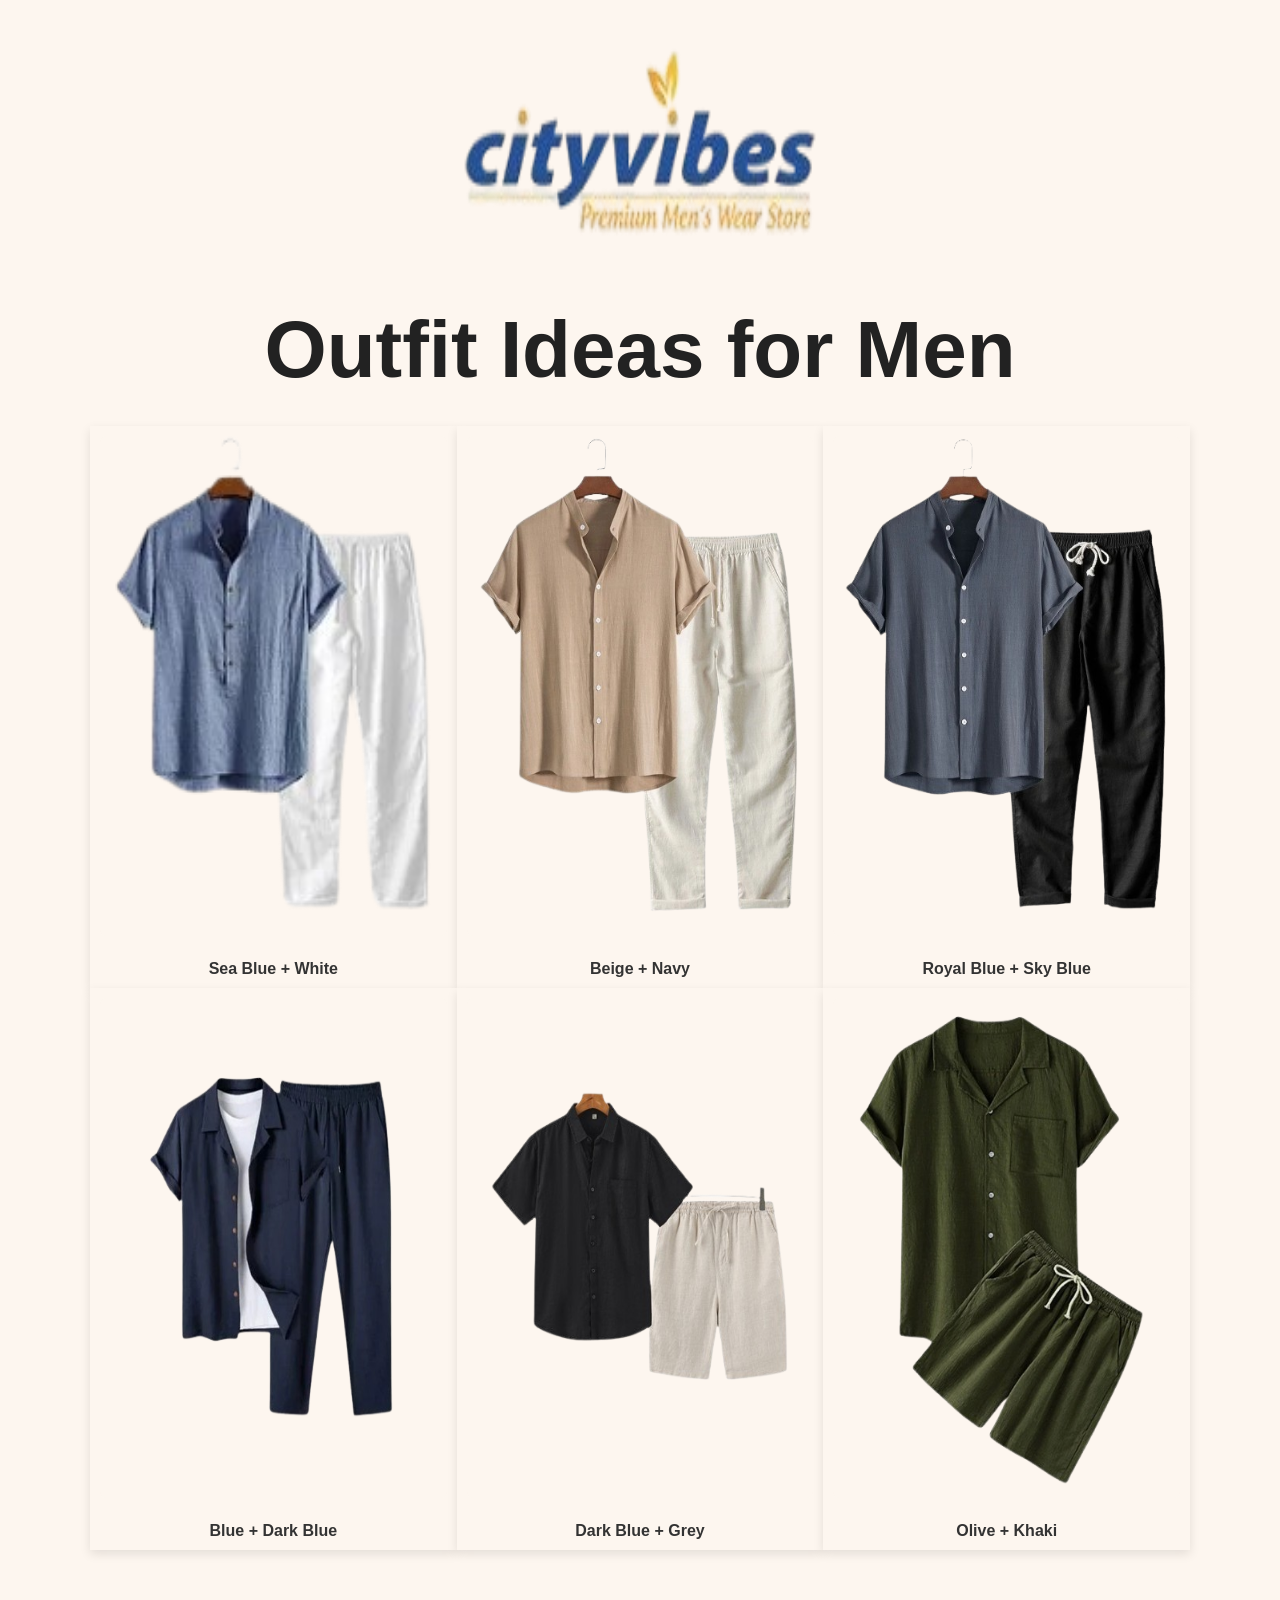
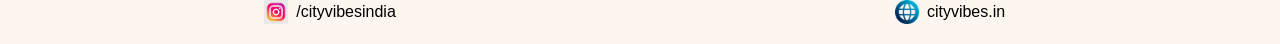
<file: index.html>
<!DOCTYPE html>
<html lang="en">

<head>
  <meta charset="UTF-8" />
  <meta name="viewport" content="width=device-width, initial-scale=1.0" />
  <title>Outfit Ideas for Men</title>
  <link rel="stylesheet" href="./Style.css" />
</head>

<body>
  <header>
    <img src="cityvibess.png" alt="Logo">
    <h1>Outfit Ideas for Men</h1>
  </header>

  <div class="grid-container">
    <div class="outfit">
      <img src="Ropa1.png" alt="Sea Blue + Beige">
      <p>Sea Blue + White</p>
    </div>
    <div class="outfit">
      <img src="Ropa2.png" alt="Beige + Navy">
      <p>Beige + Navy</p>
    </div>
    <div class="outfit">
      <img src="Ropa3.png" alt="Olive + Sky Blue">
      <p>Royal Blue + Sky Blue</p>
    </div>
    <div class="outfit">
      <img src="Ropa4.png" alt="Blue + Dark Blue">
      <p>Blue + Dark Blue</p>
    </div>
    <div class="outfit">
      <img src="Ropa5.png" alt="Dark Blue + Grey">
      <p>Dark Blue + Grey</p>
    </div>
    <div class="outfit">
      <img src="Ropa6.png" alt="Olive + Khaki">
      <p>Olive + Khaki</p>
    </div>

  </div>
  </div>
  <div class="social-bar">
    <div class="instagram">
      <img src="ig.jpeg" alt="Instagram">
      <span>/cityvibesindia</span>
    </div>
    <div class="web">
      <img src="web.jpeg" alt="Web">
      <span>cityvibes.in</span>
    </div>
  </div>
</body>

</html>
</file>
<file: Style.css>
body {
  font-family: Arial, sans-serif;
  margin: 0;
  padding: 0;
  background-color: #fdf6ef;
  text-align: center;
}

header h1 {
  font-size: 80px;
  margin: 20px 0;
  color: #222;
  margin: 0;
}

header img {
  width: 400px;
  height: 300px;
  background-color: #fdf6ef;
  margin-bottom: 0;
}

.grid-container {
  display: grid;
  grid-template-columns: 1fr 1fr 1fr;
  padding: 30px;
  max-width: 1100px;
  margin: auto;
   background-color: #fdf6ef
}

.outfit {
  background-color: #fff;
  padding: 10px;
  box-shadow: 0 4px 10px rgba(0, 0, 0, 0.1);
  background-color: #fdf6ef;
  grid-template-rows: 100px 100px;
}

.outfit img {
  width: 100%;
  height: 500px;
  border-radius: 6px;
  background-color: #fdf6ef;
}

.outfit p {
  margin-top: 20px;
  font-weight: bold;
  color: #333;
  margin-bottom: 0;
}

.social-bar {
  display: grid;
  grid-template-columns: 1fr 1fr;
  align-items: center;
  justify-items: center;
  padding: 20px;
  background-color: #fdf6ef;

}

.instagram,
.web {
  display: grid;
  grid-template-columns: auto 1fr;
  align-items: center;
  gap: 8px;
  font-size: 16px;
  background-color: #fdf6ef;
  
}

.instagram img,
.web img {
  width: 24px;
  height: 24px;
  background-color: #fdf6ef;
}
</file>
